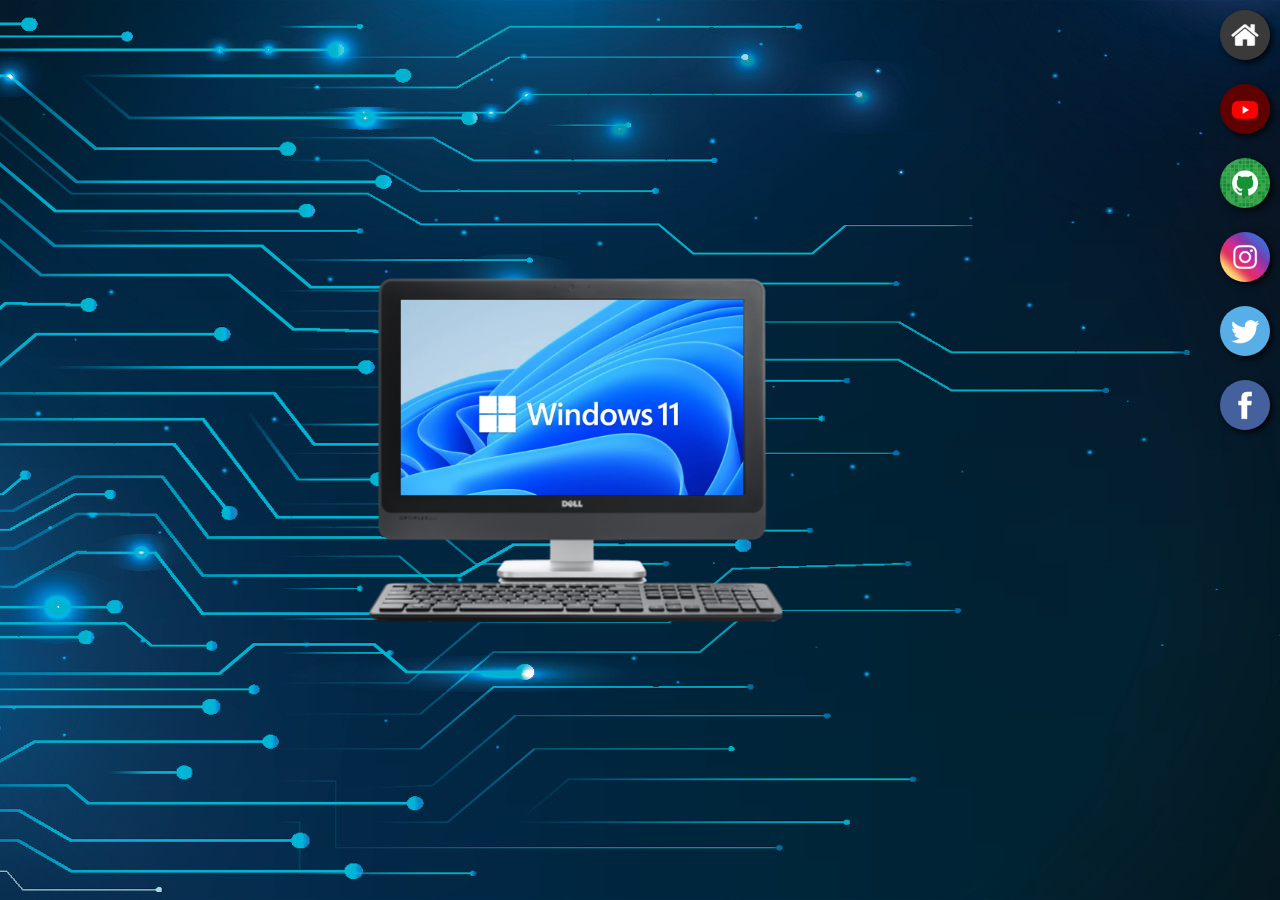
<file: index.html>
<!DOCTYPE html>
<html lang="pt-br">
<head>
    <meta charset="UTF-8">
    <meta http-equiv="X-UA-Compatible" content="IE=edge">
    <meta name="viewport" content="width=device-width, initial-scale=1.0">
    <link rel="shortcut icon" href="favicon.ico" type="image/x-icon">
    <link rel="stylesheet" href="estilos/style.css">
    <title>Projeto Redes Sociais</title>
</head>
<body>
    <main>
        <section id="pc">
            <iframe src="paginas/home.html" name="tela" id="tela" frameborder="0">
                Seu navegador não é compatível com esse conteúdo...
            </iframe>
        </section>
        <section id="redes">
            <a href="paginas/home.html" target="tela"><img src="imagens/logo-home.jpg" alt="Home"></a><br>

            <a href="paginas/youtube.html" target="tela"><img src="imagens/logo-youtube.jpg" alt="Youtube"></a><br>

            <a href="paginas/github.html" target="tela"><img src="imagens/logo-github.jpg" alt="GitHub"></a><br>

            <a href="paginas/instagram.html" target="tela"><img src="imagens/logo-instagram.jpg" alt="Instagram"></a><br>

            <a href="paginas/twitter.html" target="tela"><img src="imagens/logo-twitter.jpg" alt="Twitter"></a><br>

            <a href="paginas/facebook.html" target="tela"><img src="imagens/logo-facebook.jpg" alt="Facebook"></a>

        </section>
    </main>
</body>
</html>
</file>
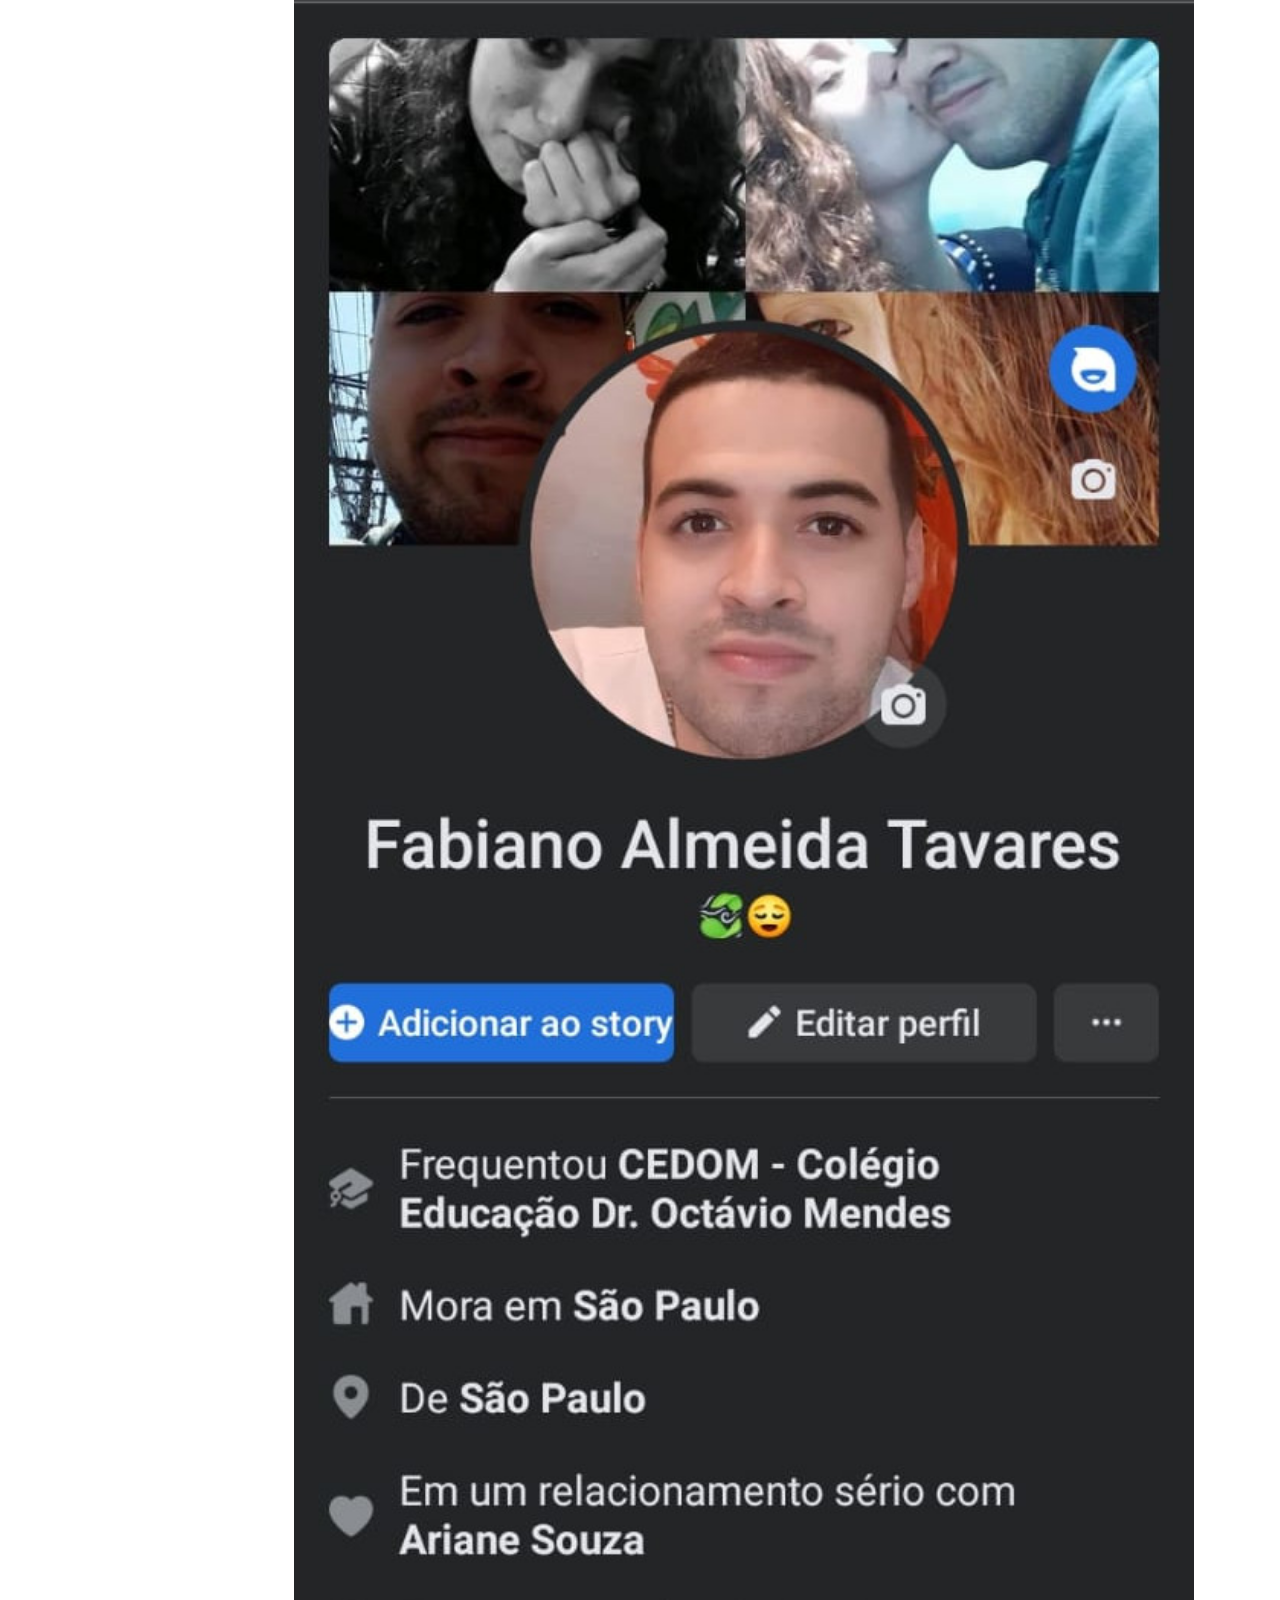
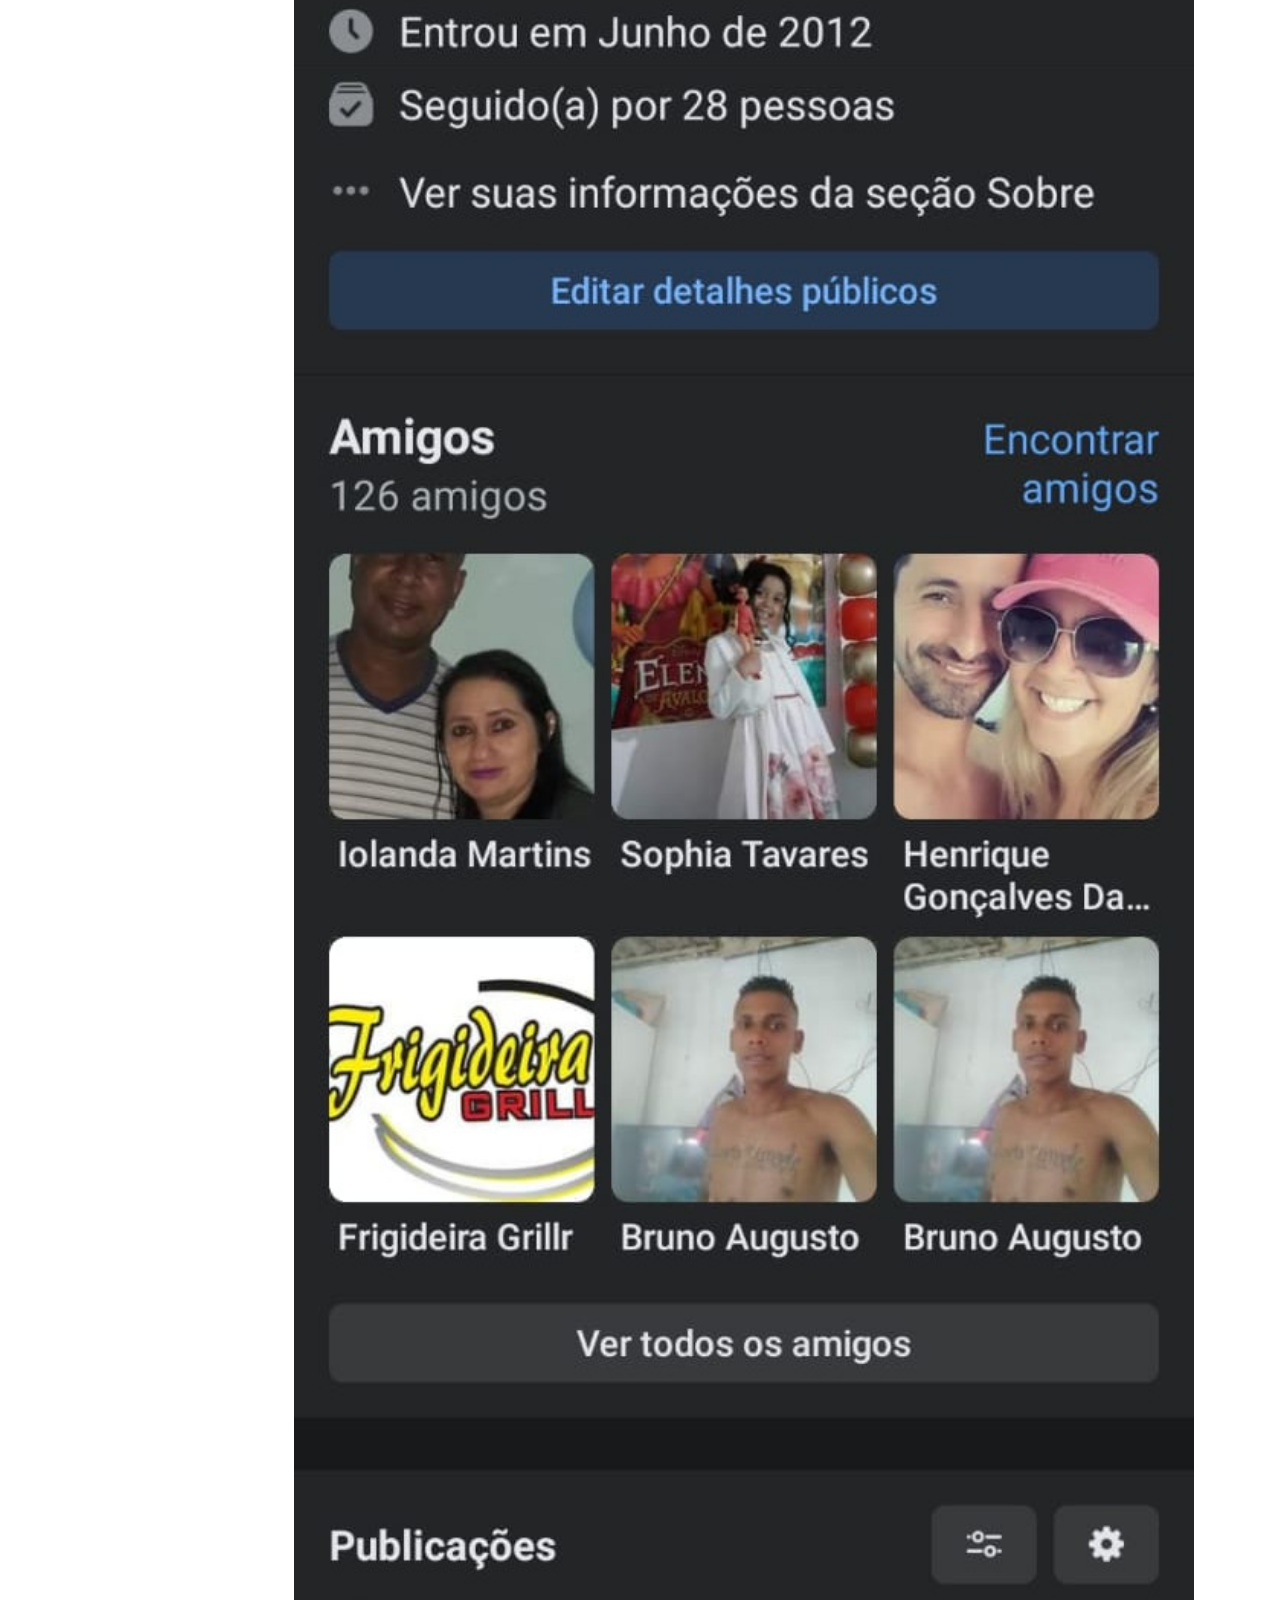
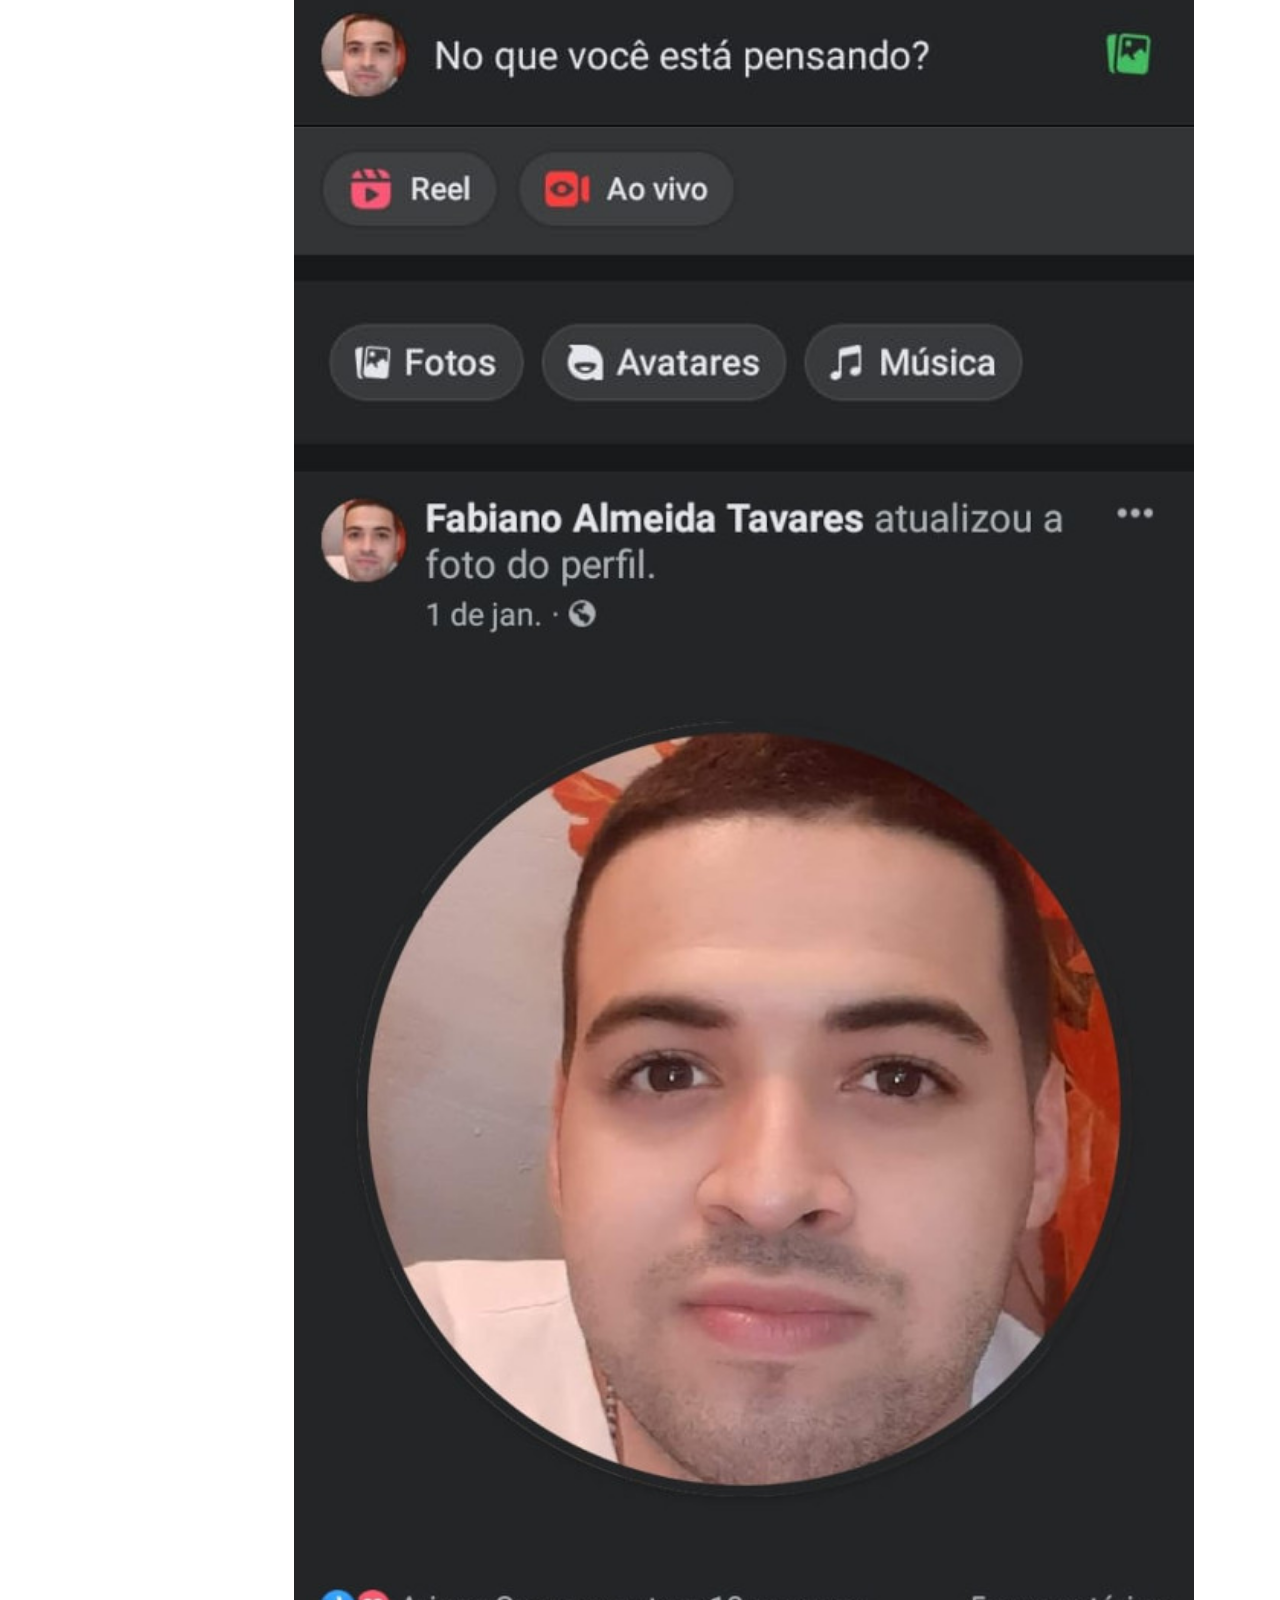
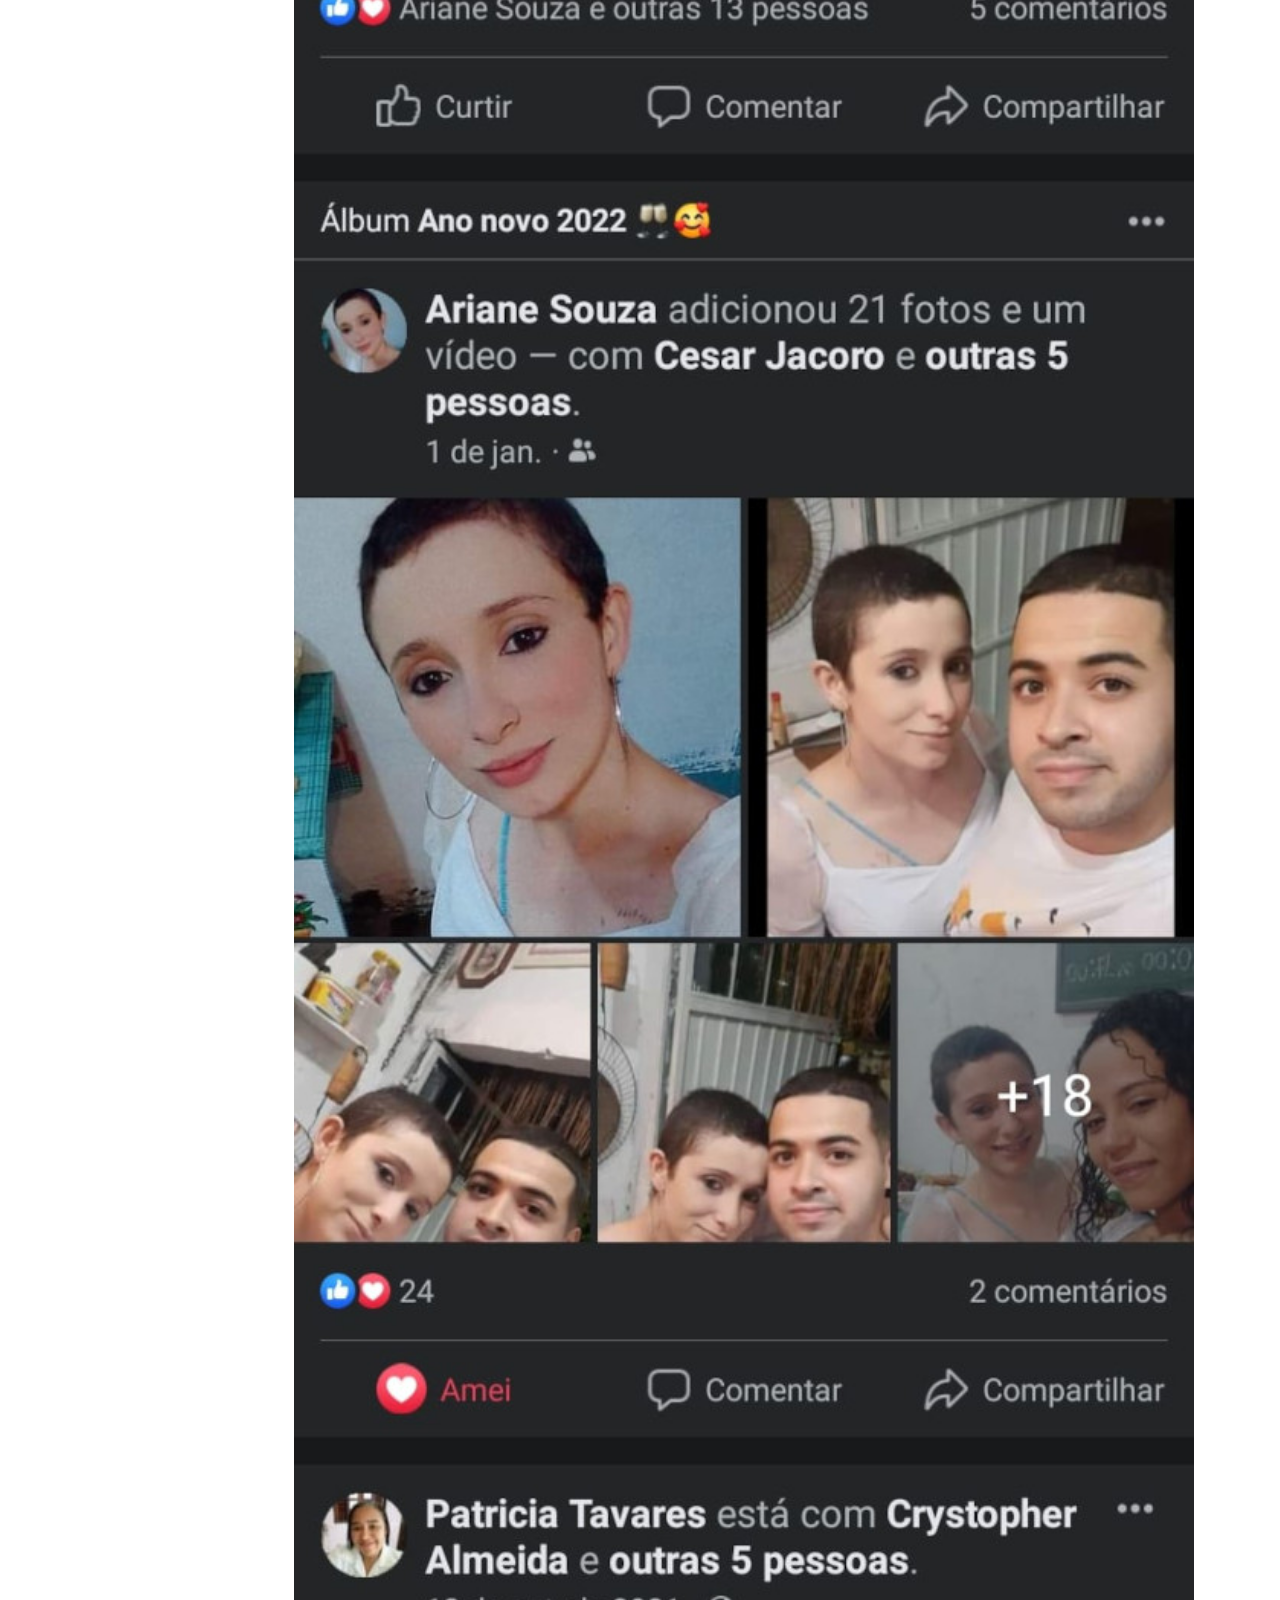
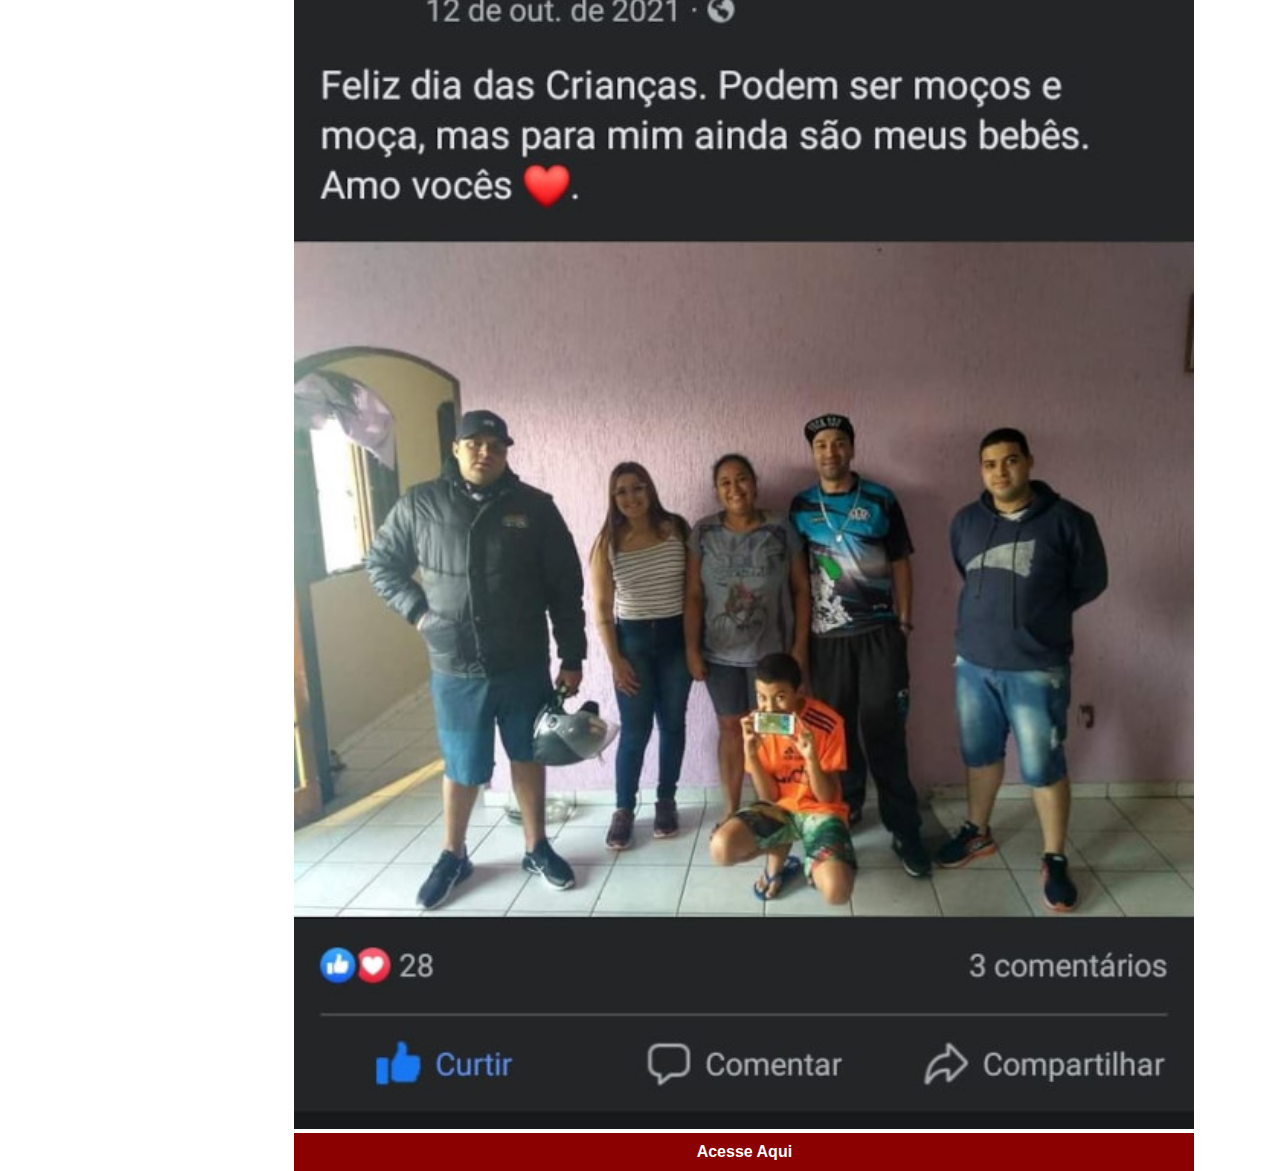
<file: paginas/facebook.html>
<!DOCTYPE html>
<html lang="pt-br">
<head>
    <meta charset="UTF-8">
    <meta http-equiv="X-UA-Compatible" content="IE=edge">
    <meta name="viewport" content="width=device-width, initial-scale=1.0">
    <title>Facebook</title>
    <link rel="stylesheet" href="../estilos/social.css">
</head>
<body>
    <img src="../imagens/tela-facebook.jpeg" alt="Facebook">
    <a href="https://www.facebook.com/fabiano.almeida.10441/" target="_blank">Acesse Aqui</a>
</body>
</html>
</file>
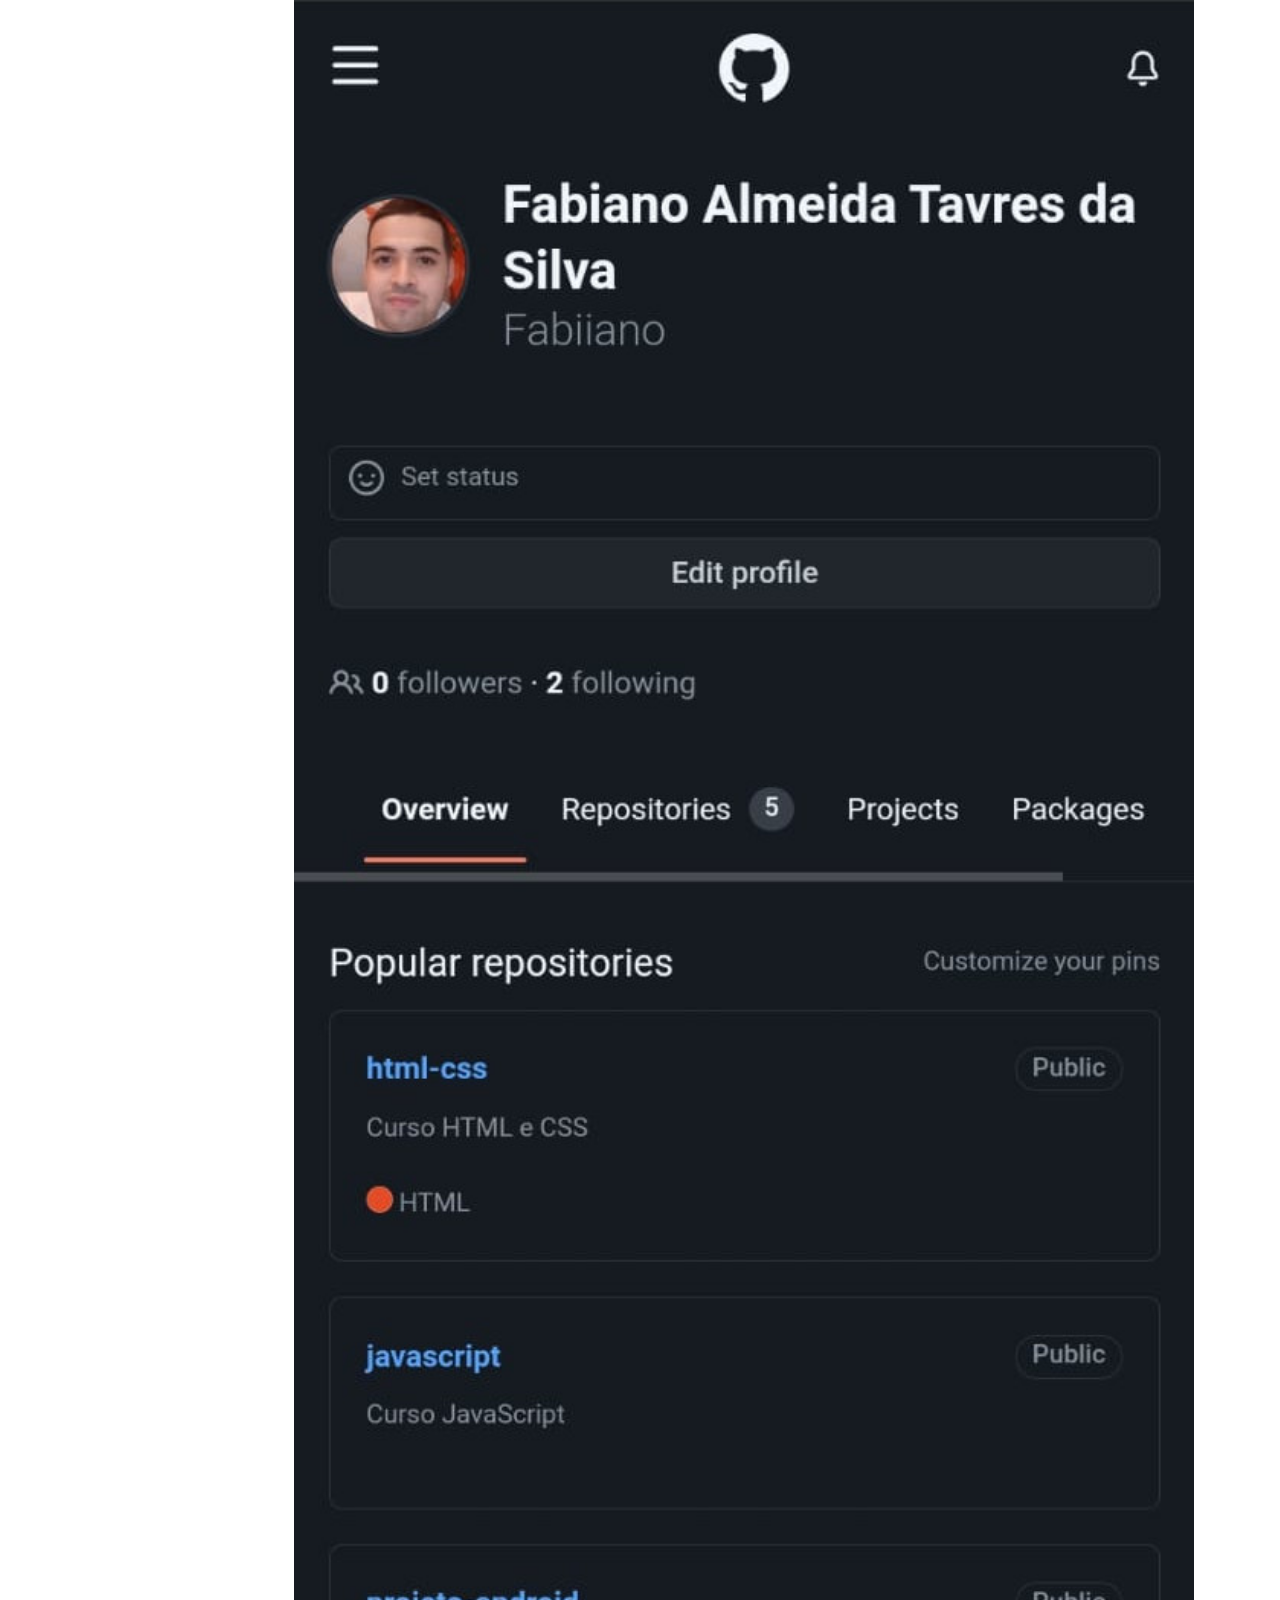
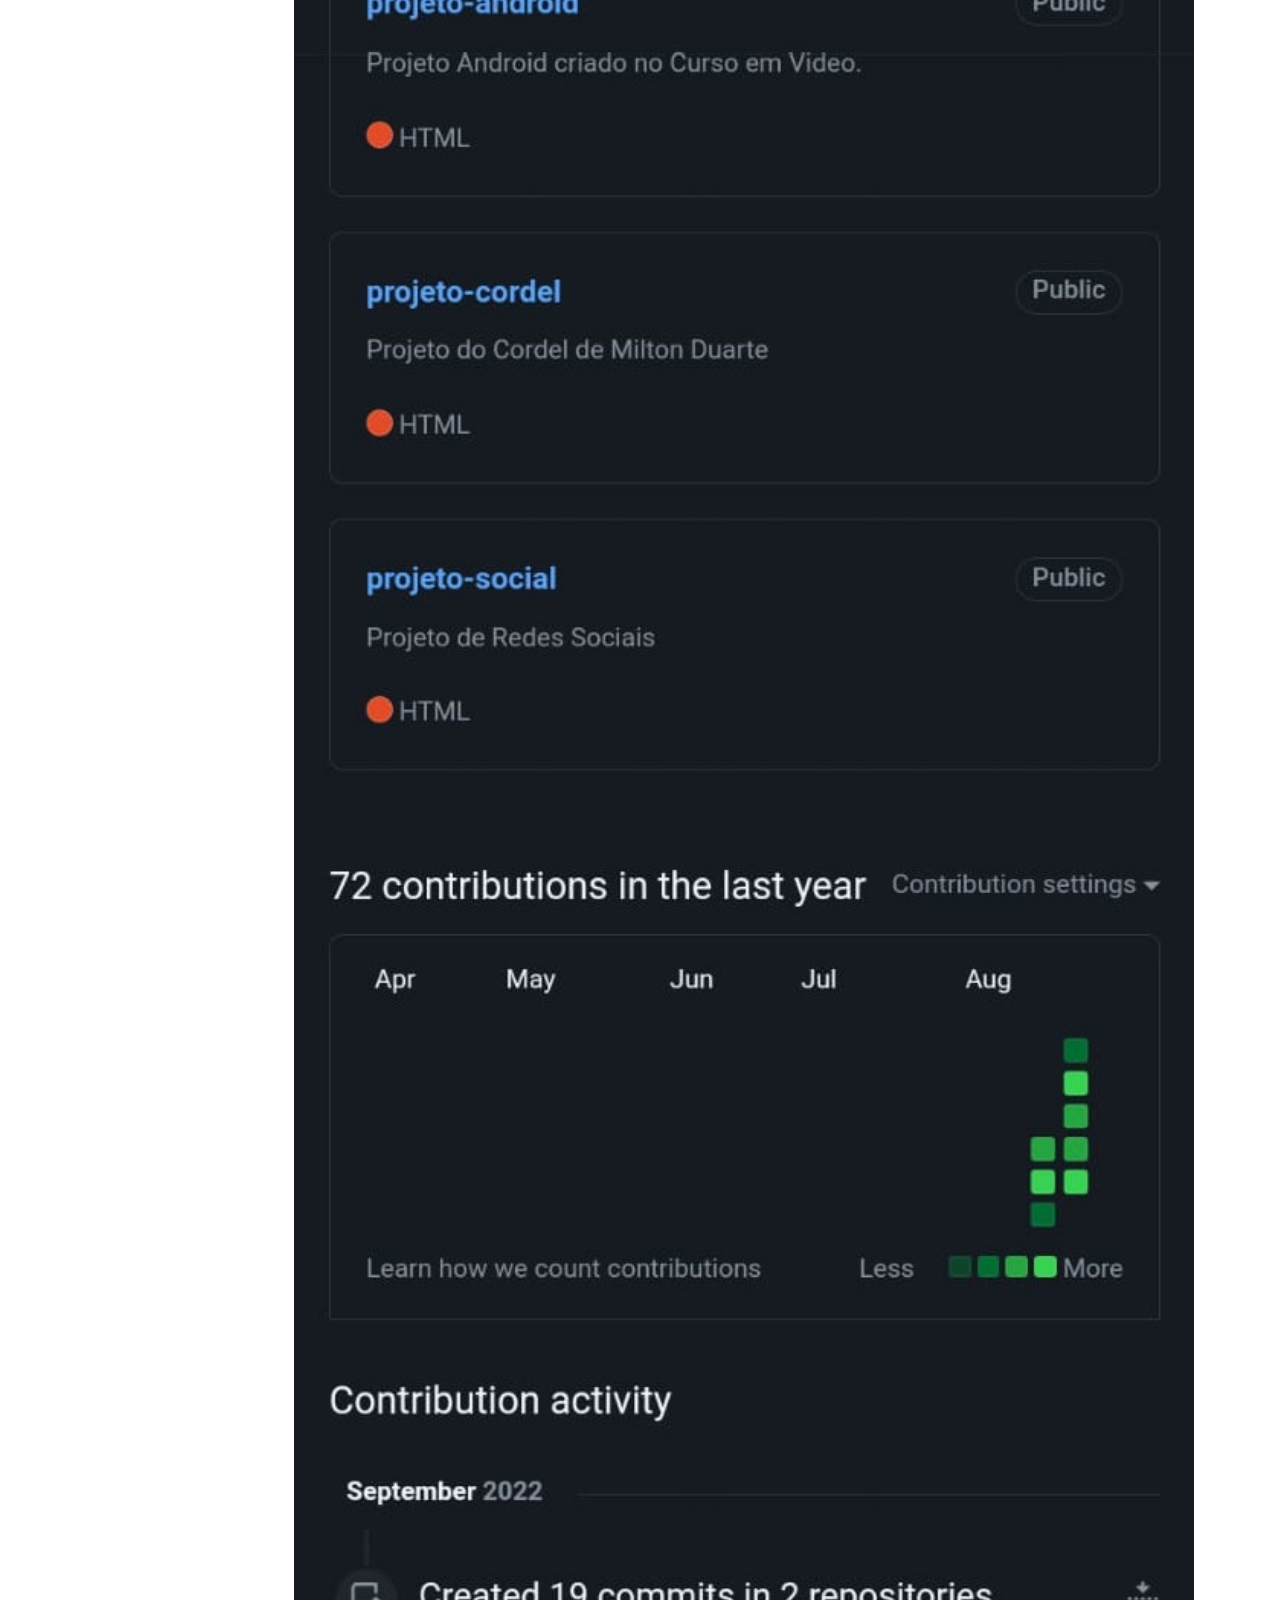
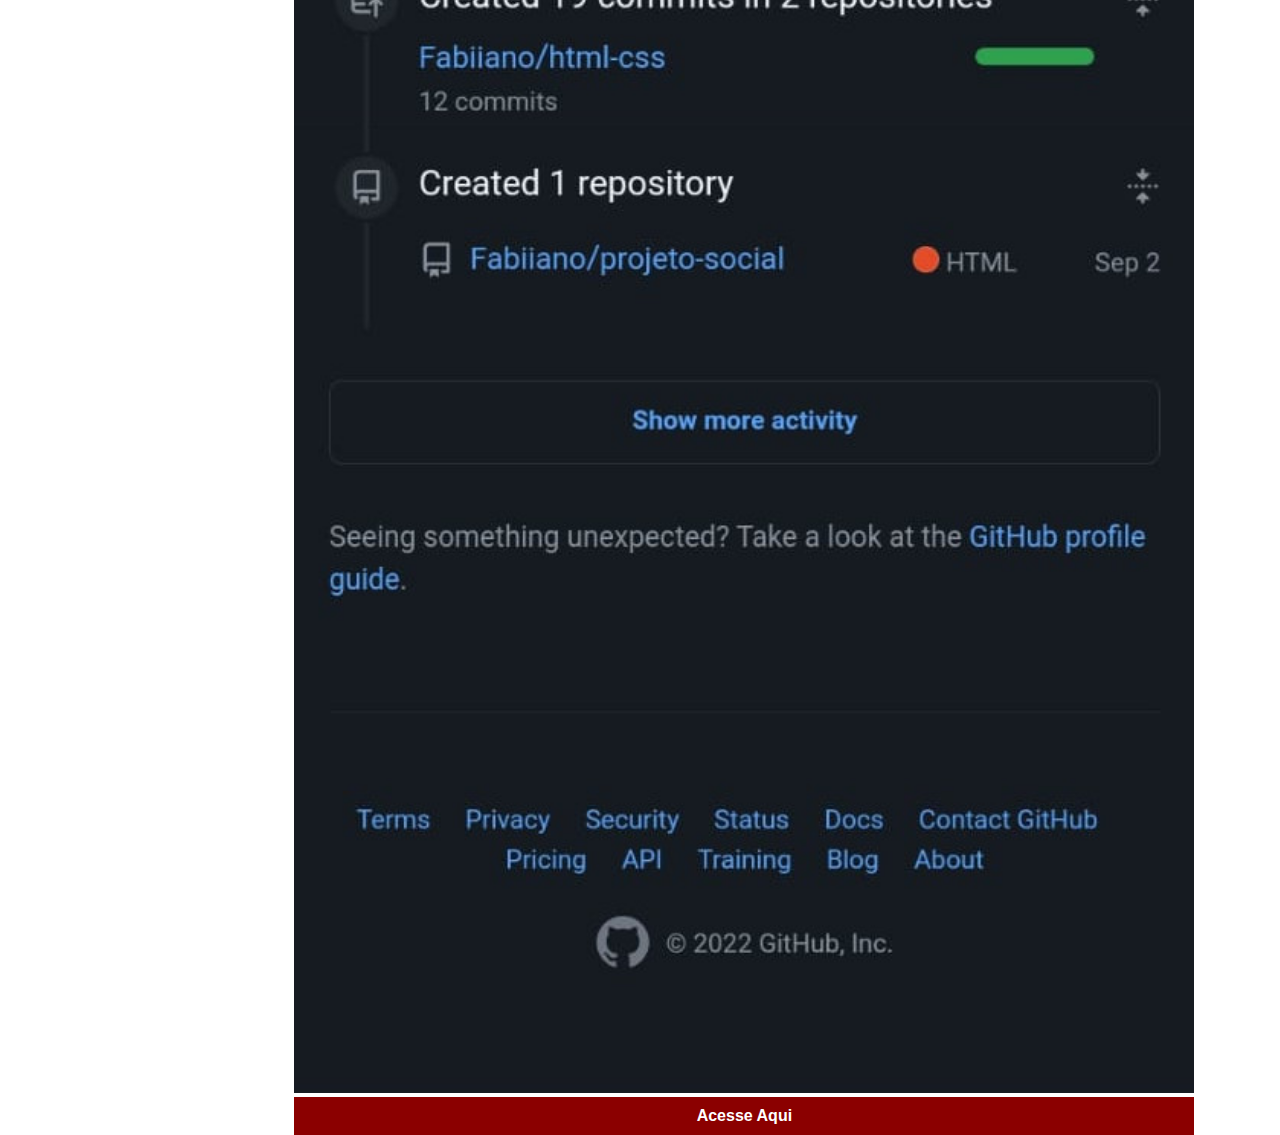
<file: paginas/github.html>
<!DOCTYPE html>
<html lang="pt-br">
<head>
    <meta charset="UTF-8">
    <meta http-equiv="X-UA-Compatible" content="IE=edge">
    <meta name="viewport" content="width=device-width, initial-scale=1.0">
    <title>GitHub</title>
    <link rel="stylesheet" href="../estilos/social.css">
</head>
<body>
    <img src="../imagens/tela-github.jpeg" alt="GitHub">
    <a href="https://www.github.com/fabiiano/" target="_blank">Acesse Aqui</a>
</body>
</html>
</file>
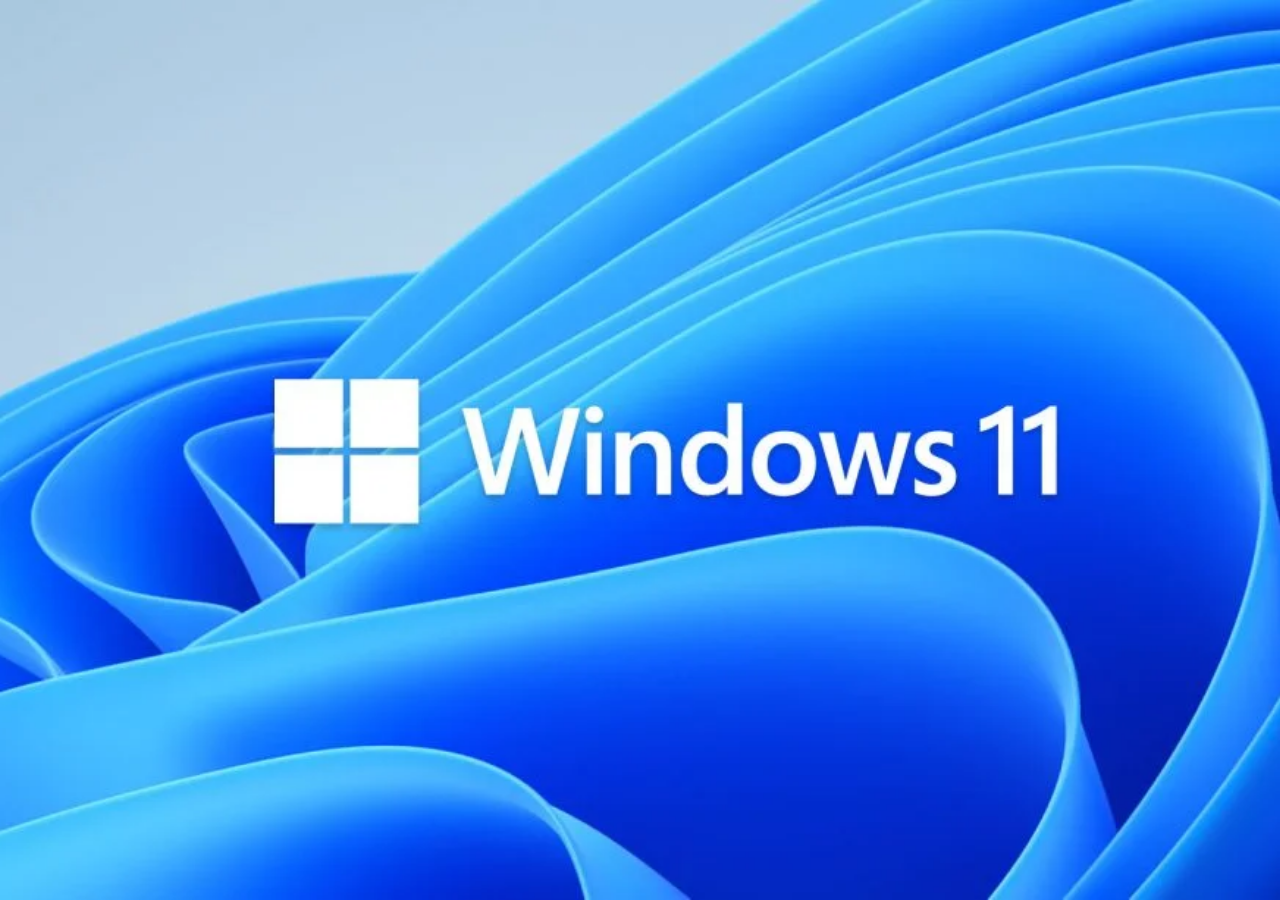
<file: paginas/home.html>
<!DOCTYPE html>
<html lang="pt-br">
<head>
    <meta charset="UTF-8">
    <meta http-equiv="X-UA-Compatible" content="IE=edge">
    <meta name="viewport" content="width=device-width, initial-scale=1.0">
    <title>Home</title>
    <style>
        *{
            margin: 0px;
            padding: 0px;
            font-family: Arial, Helvetica, sans-serif;
        }

        body{
            width: 100vw;
            height: 100vh;
            background: black url('../imagens/home.jpg') no-repeat top center;
            background-size: cover;
        }
    </style>
</head>
<body>
    
</body>
</html>
</file>
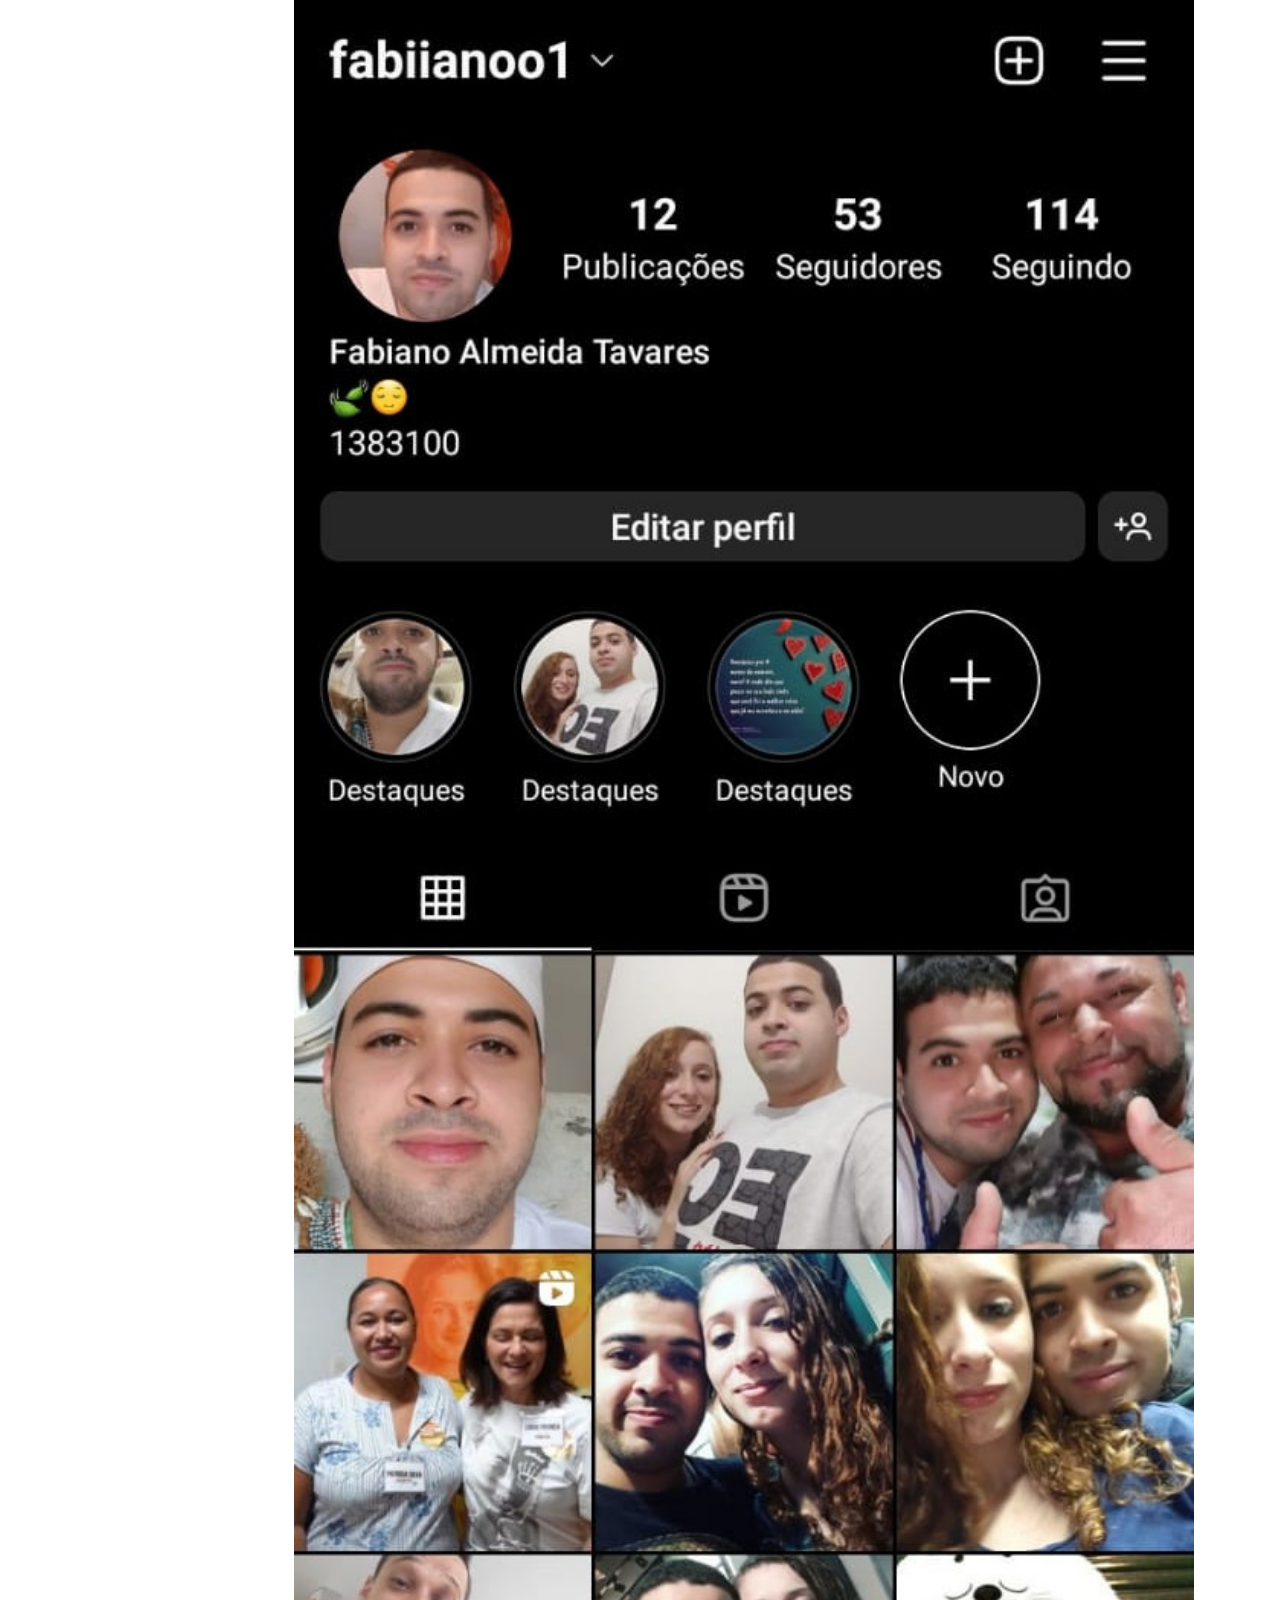
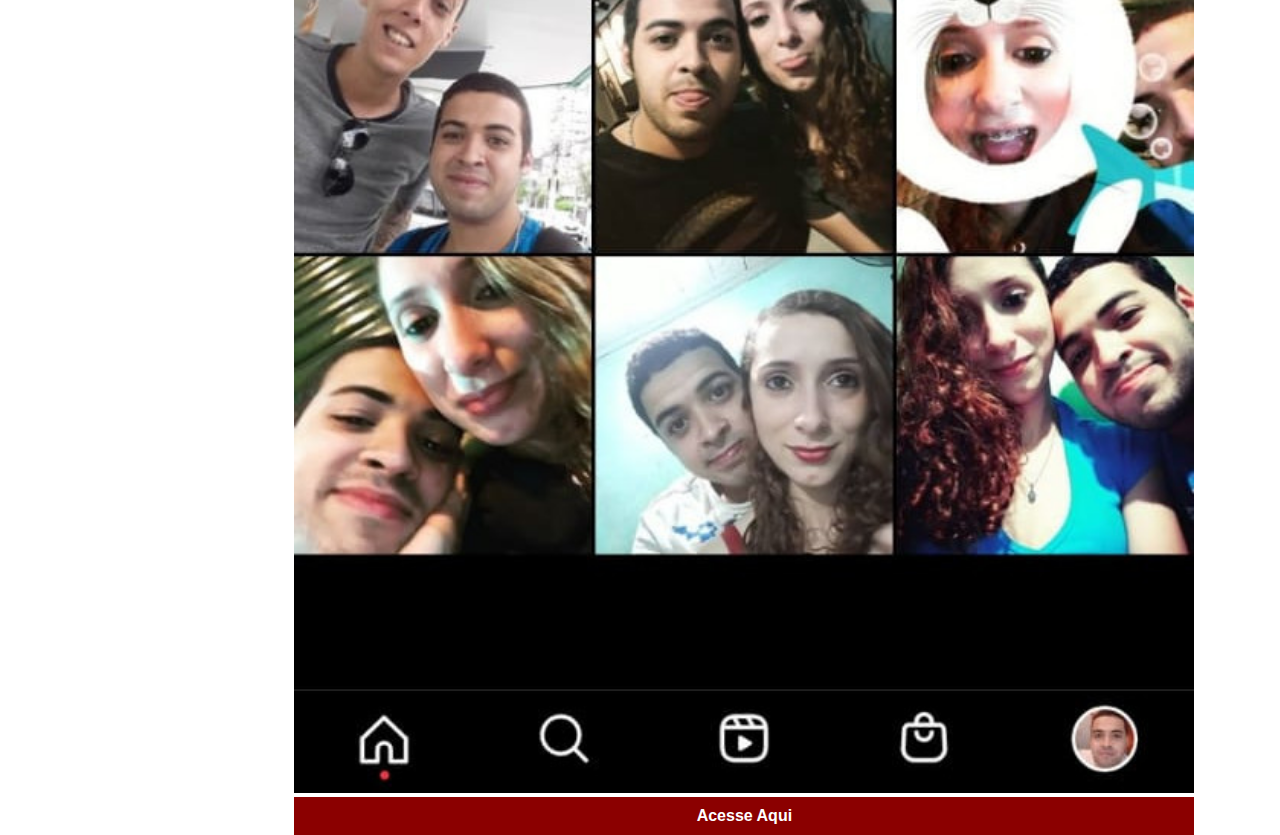
<file: paginas/instagram.html>
<!DOCTYPE html>
<html lang="pt-br">
<head>
    <meta charset="UTF-8">
    <meta http-equiv="X-UA-Compatible" content="IE=edge">
    <meta name="viewport" content="width=device-width, initial-scale=1.0">
    <title>Instagram</title>
    <link rel="stylesheet" href="../estilos/social.css">
</head>
<body>
    <img src="../imagens/tela-instagram.jpg" alt="Instagram">
    <a href="https://www.instagram.com/fabiianoo1/" target="_blank">Acesse Aqui</a>
</body>
</html>
</file>
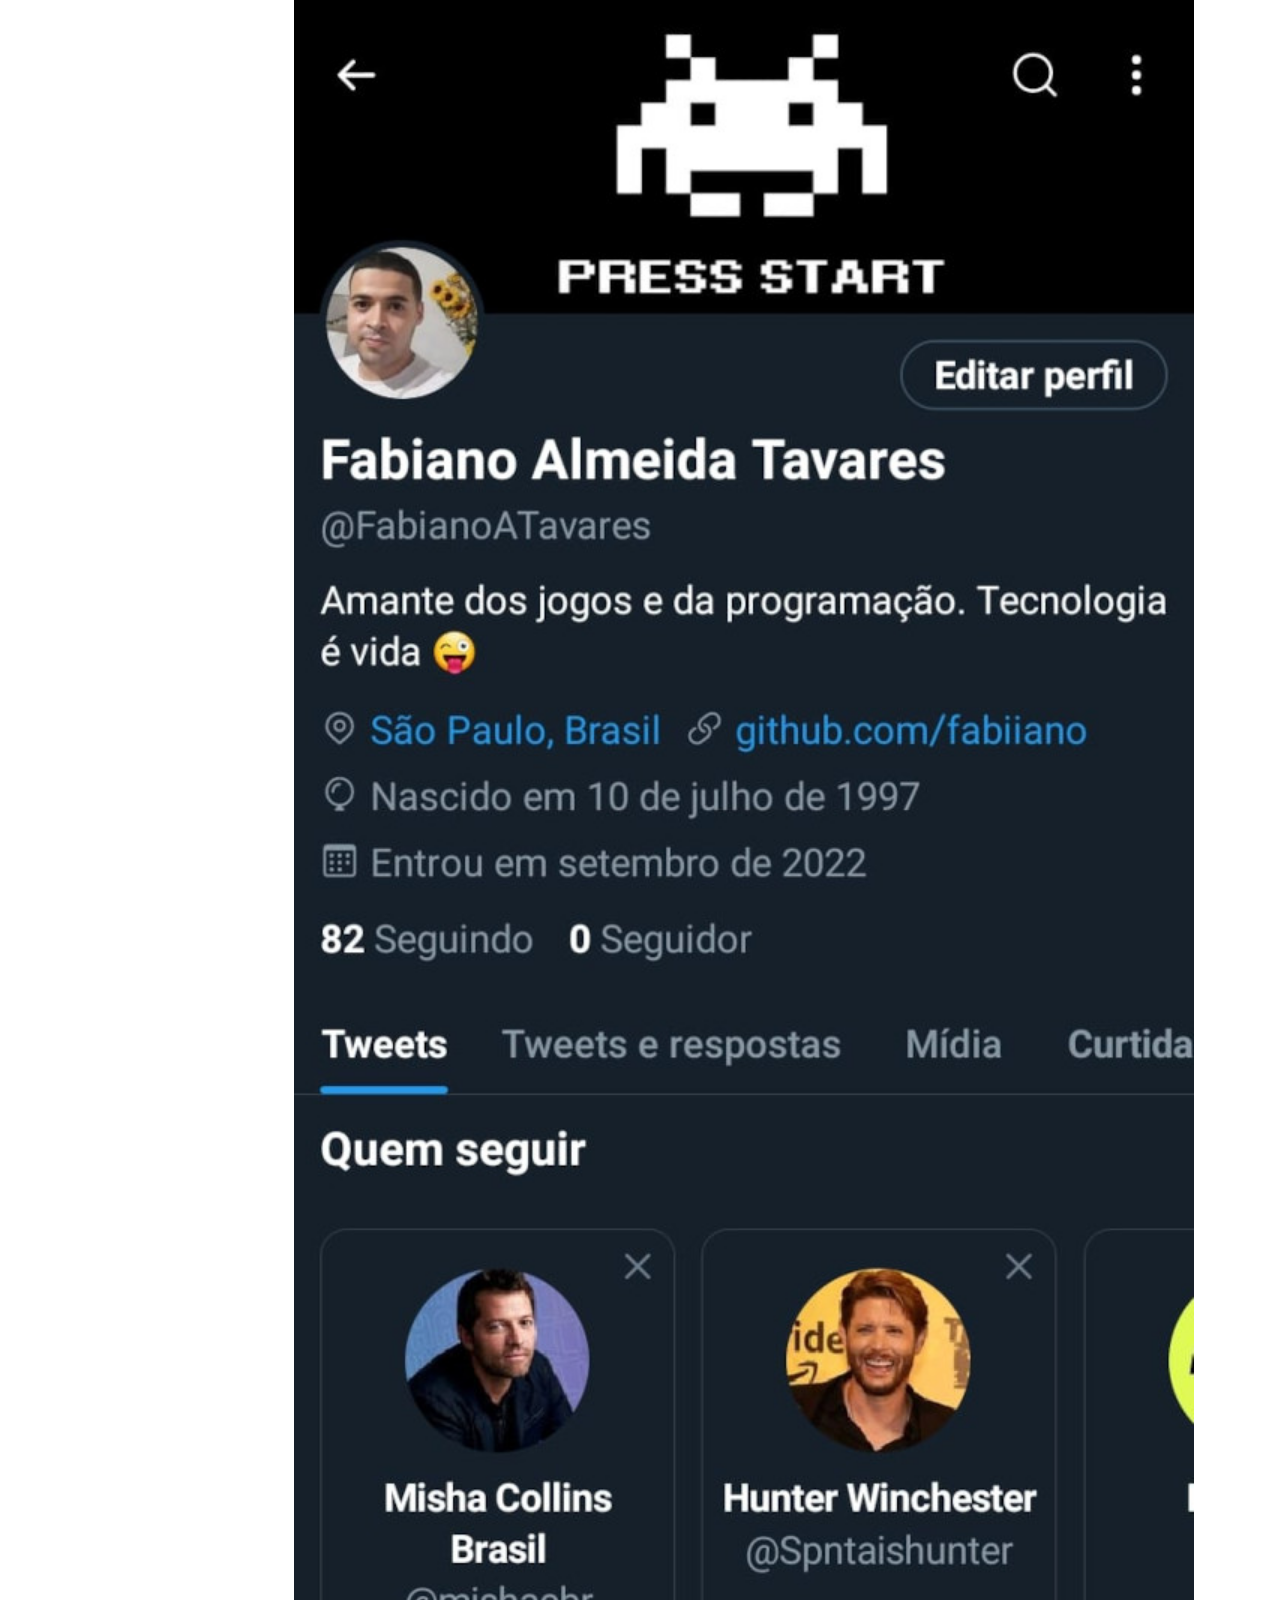
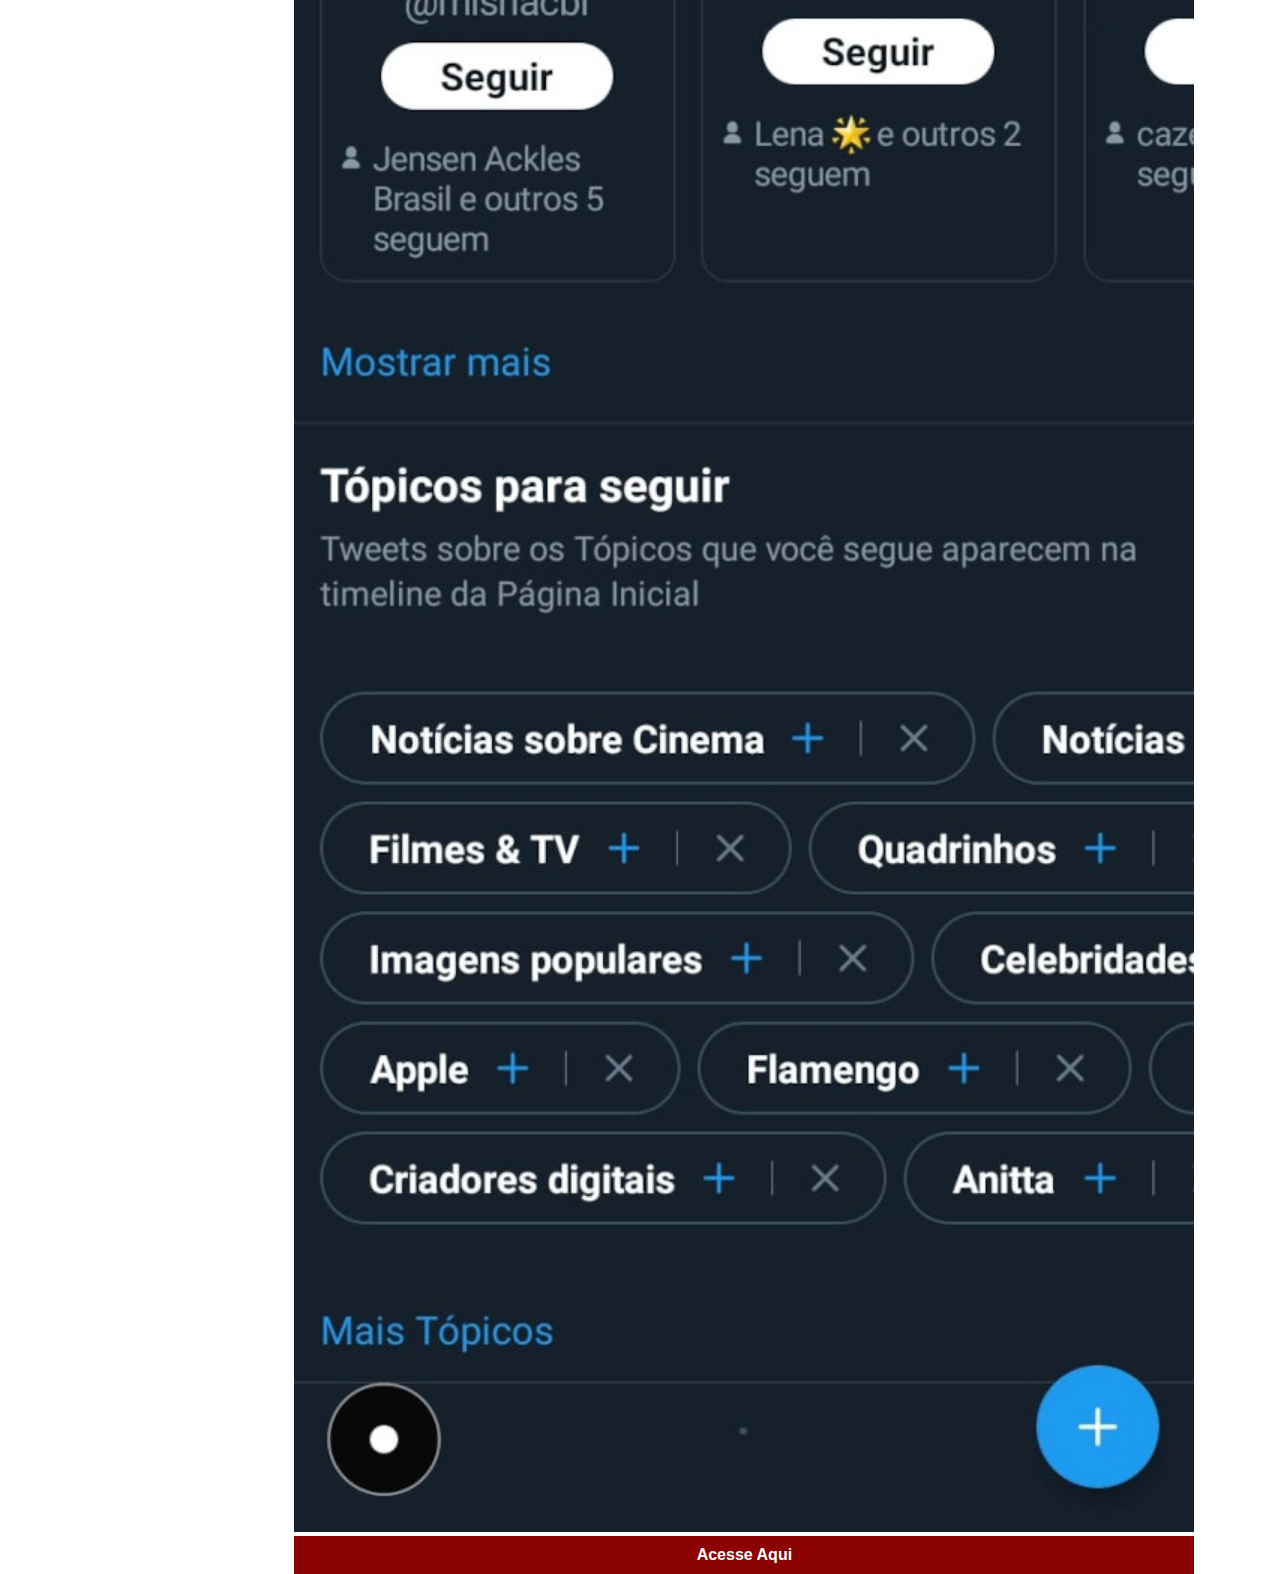
<file: paginas/twitter.html>
<!DOCTYPE html>
<html lang="pt-br">
<head>
    <meta charset="UTF-8">
    <meta http-equiv="X-UA-Compatible" content="IE=edge">
    <meta name="viewport" content="width=device-width, initial-scale=1.0">
    <title>Twitter</title>
    <link rel="stylesheet" href="../estilos/social.css">
</head>
<body>
    <img src="../imagens/tela-twitter.jpeg" alt="Twitter">
    <a href="https://twitter.com/cursosemvideo" target="_blank">Acesse Aqui</a>
</body>
</html>
</file>
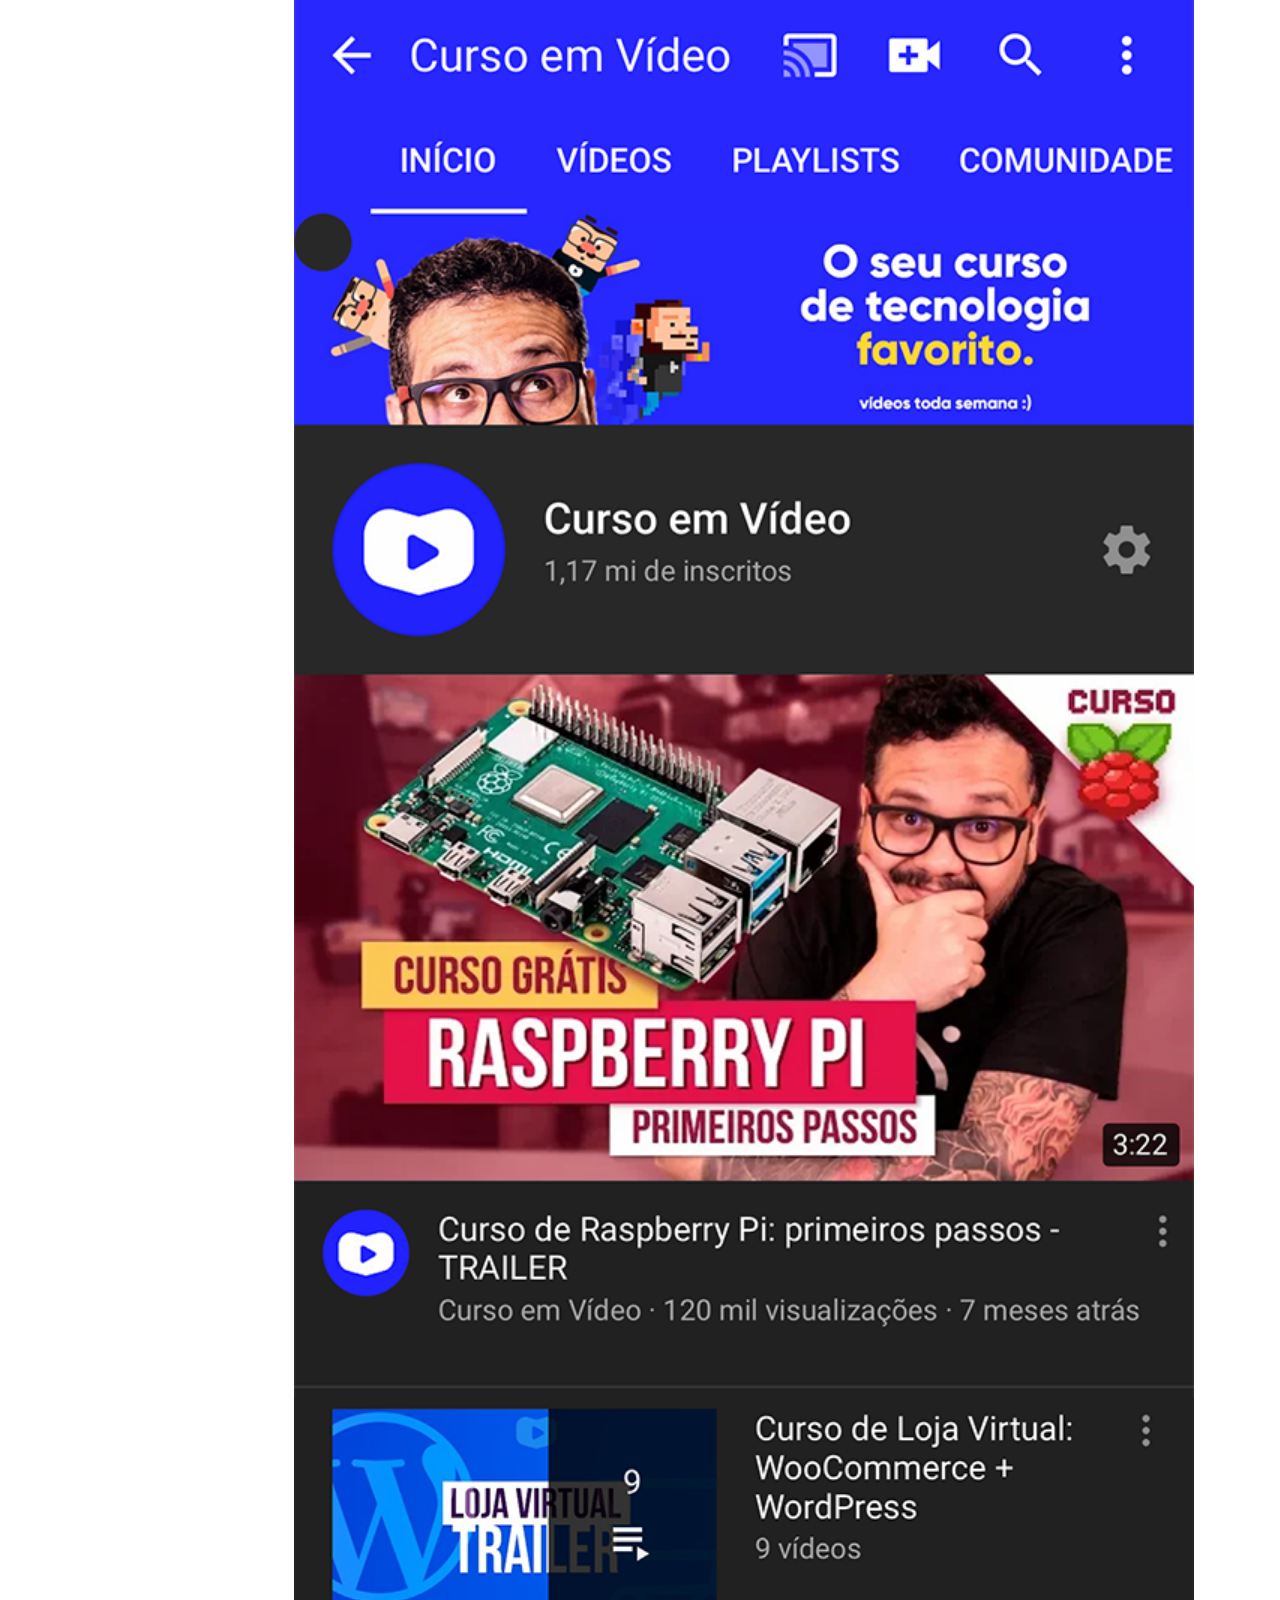
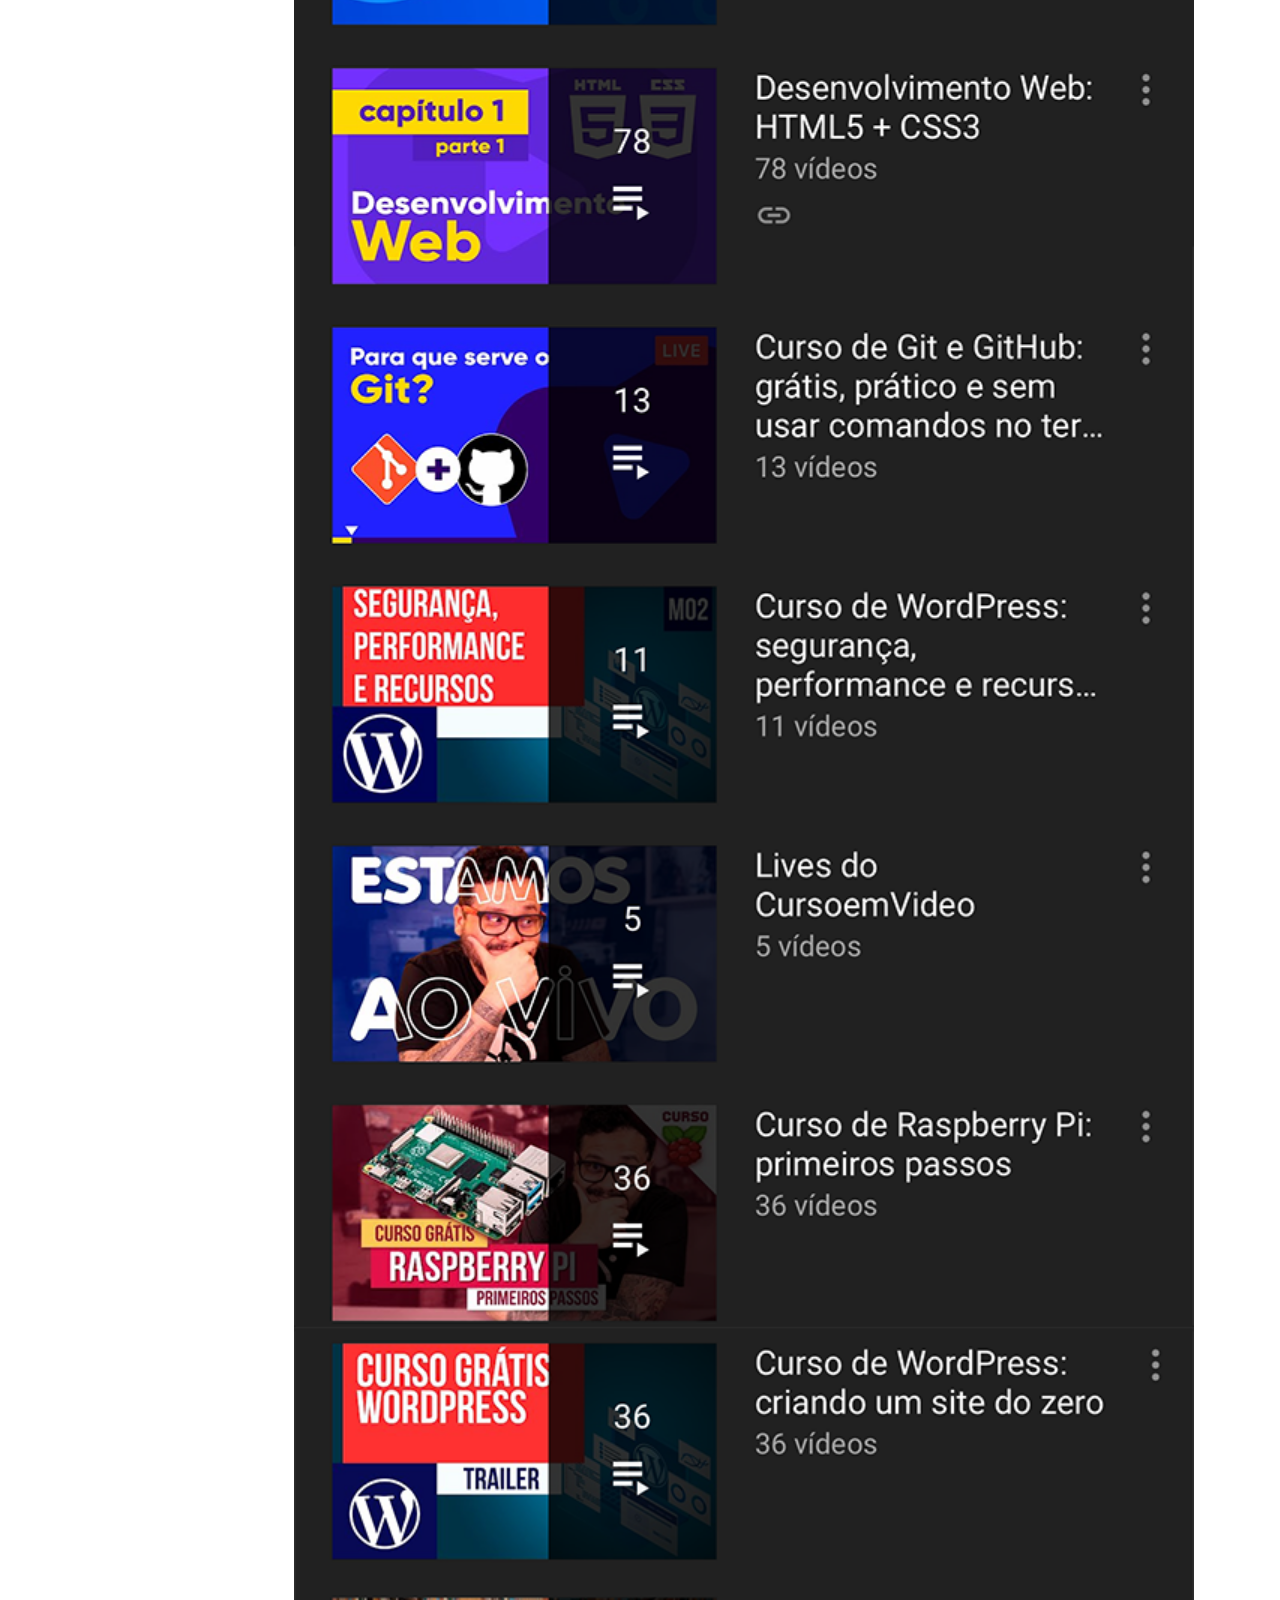
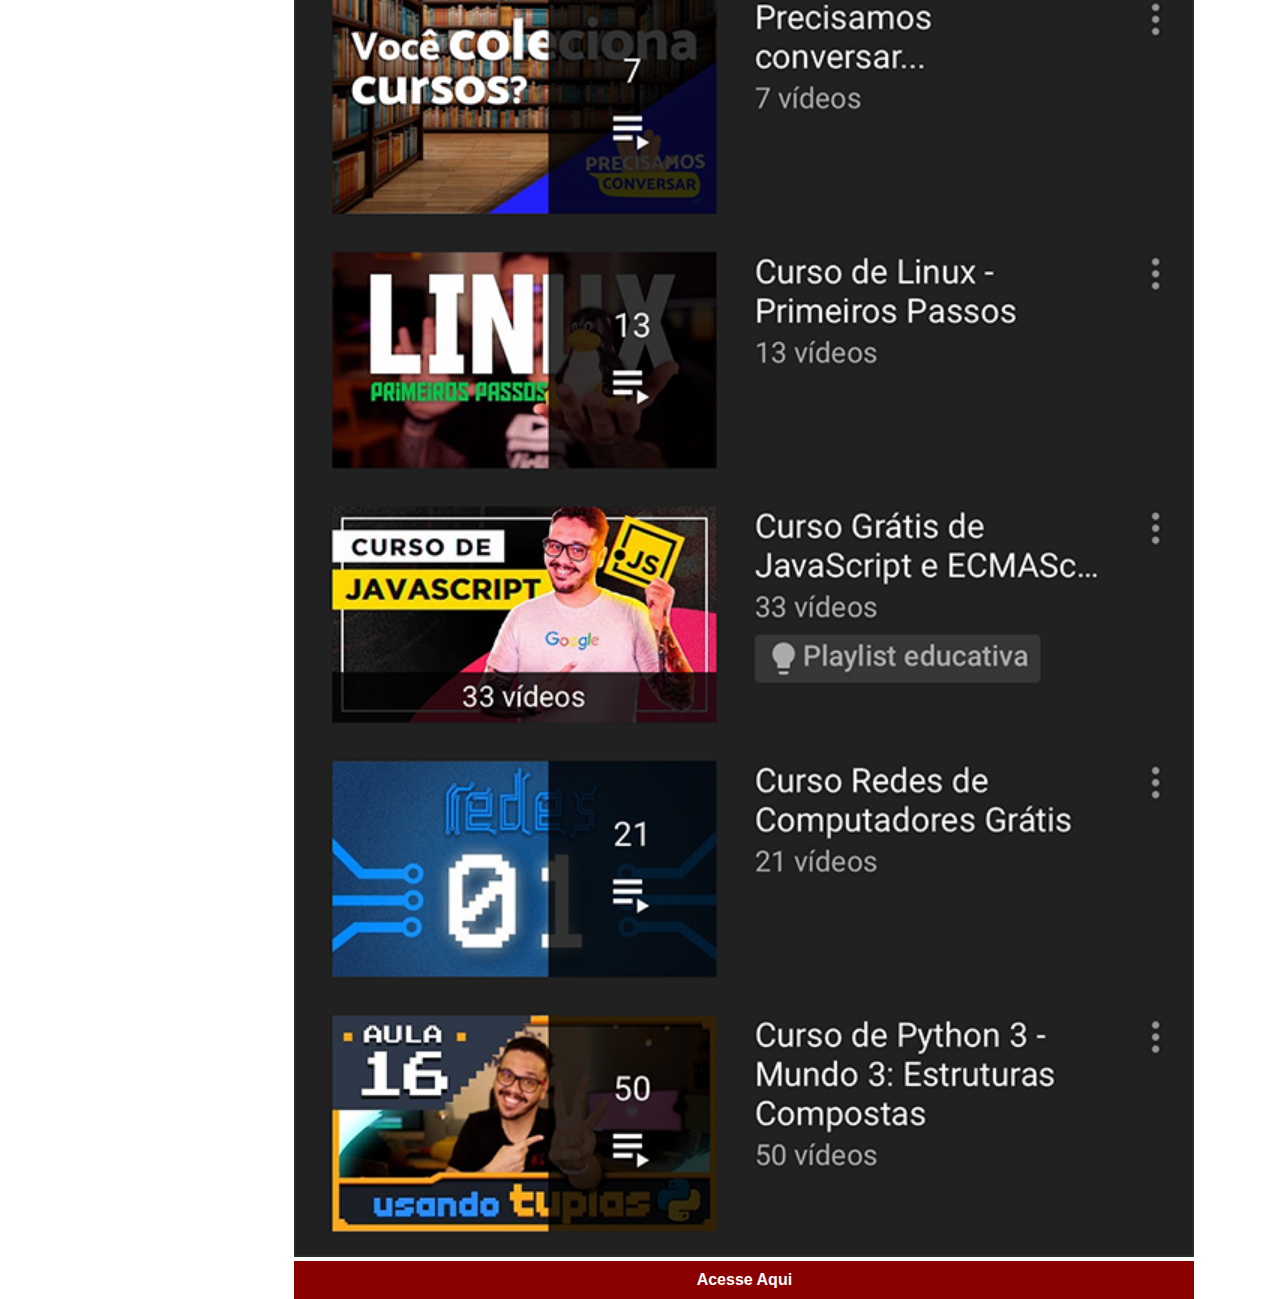
<file: paginas/youtube.html>
<!DOCTYPE html>
<html lang="pt-br">
<head>
    <meta charset="UTF-8">
    <meta http-equiv="X-UA-Compatible" content="IE=edge">
    <meta name="viewport" content="width=device-width, initial-scale=1.0">
    <title>Youtube</title>
    <link rel="stylesheet" href="../estilos/social.css">
</head>
<body>
    <img src="../imagens/tela-youtube.png" alt="Youtube">
    <a href="https://www.youtube.com/c/CursoemV%C3%ADdeo/playlists" target="_blank">Acesse Aqui</a>
</body>
</html>
</file>
<file: estilos/style.css>
@charset "UTF-8";

* {
    margin: 0px;
    padding: 0px;
    font-family: Arial, Helvetica, sans-serif;
}

html, body{
    height: 100vh;
    width: 100vw;
}

body{
    background: url("../imagens/fundo.jpg") no-repeat top center;
    background-size: cover;
    background-attachment: fixed;
}

main {
    height: 100vh;
    position: relative;
}

section#pc {
    position: absolute;
    top: 50%;
    left: 45%;
    transform: translate(-50%,-50%);

    height: 343px;
    width: 413px;
    background: url("../imagens/pc.png") no-repeat;
    
}

iframe#tela{
    position: relative;
    top: 21px;
    left: 30.5px;
    width: 343px;
    height: 196px;
}

section#redes{
    text-align: right;
}

section#redes img {
    width: 50px;
    height: 50px;
    margin: 10px;
    border-radius: 50%;
    box-shadow: 3px 3px 6px rgba(0, 0, 0, 0.774);
    box-sizing: border-box;
    
}

section#redes img:hover{
    border: 2px solid rgba(255, 255, 255, 0);
    transform: translate(-4px,-4px);
    box-shadow: 5px 5px 10px rgba(0, 0, 0, 0.774);
    transition: transfor 0.5s;
}
</file>
<file: estilos/social.css>
@charset "utf-8";

*{
    margin: 0px;
    padding: 0px;
    font-family: Arial, Helvetica, sans-serif;
}

body{
    position: absolute;
    left: 23%;
}

::-webkit-scrollbar{
    width: 0px;
    height: 0px;
}

img {
    width: 100vh;
}

a {
    display: block;
    background-color: darkred;
    color: white;
    padding: 10px;
    text-align: center;
    font-weight: bolder;
    text-decoration: none;

}

a:hover{
    background-color: red;
}
</file>
